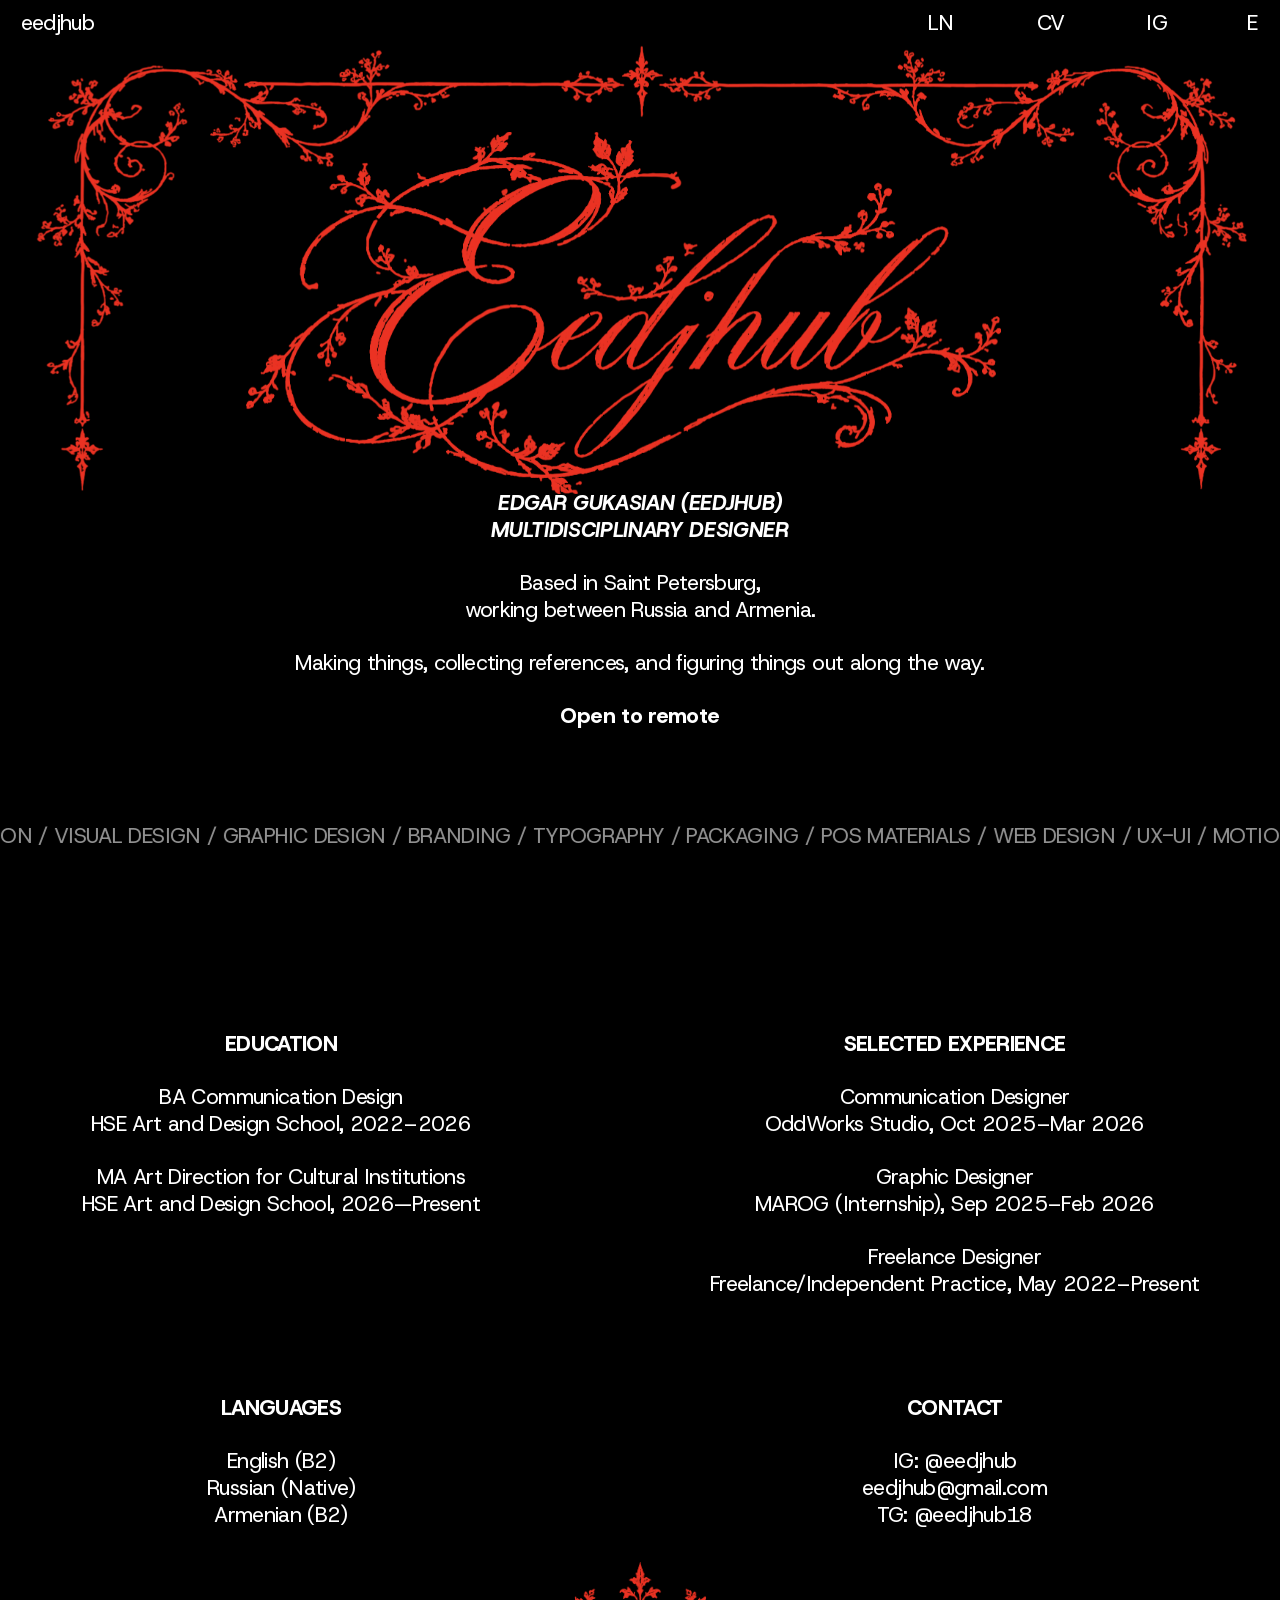
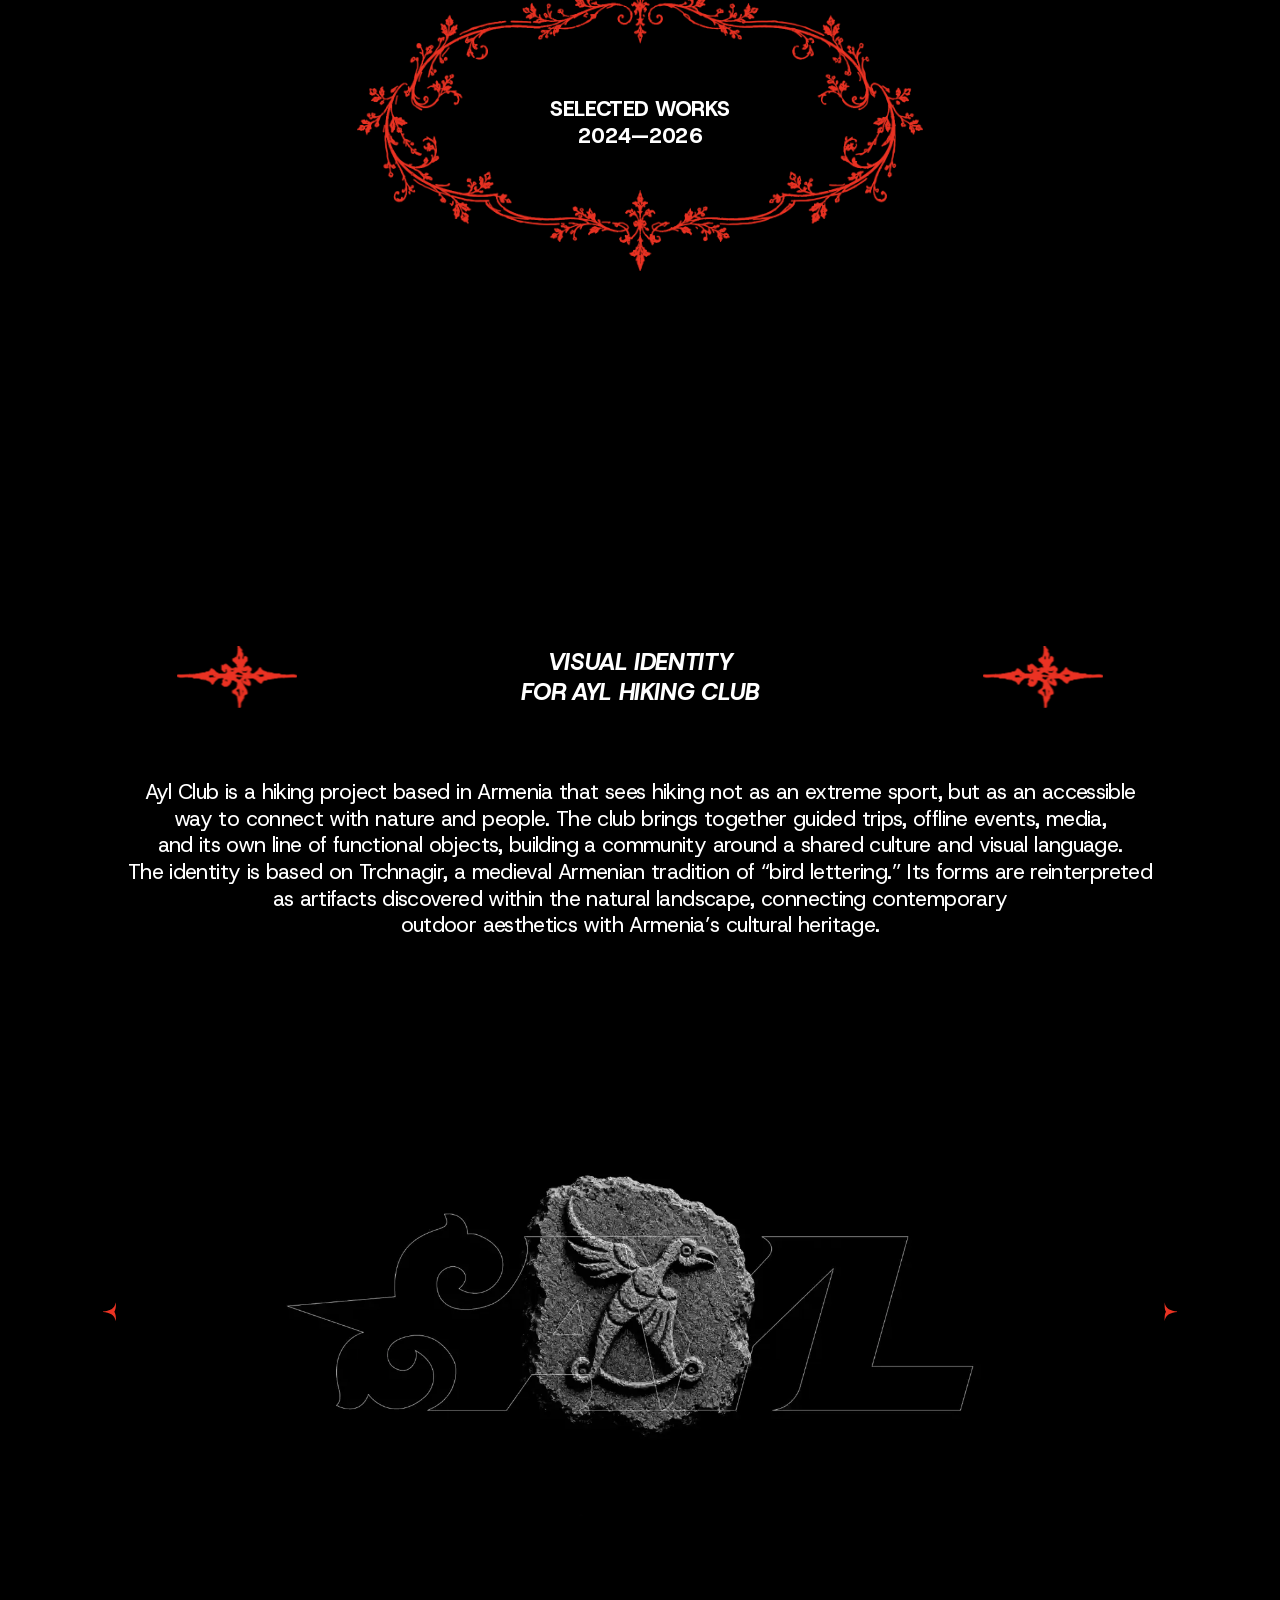
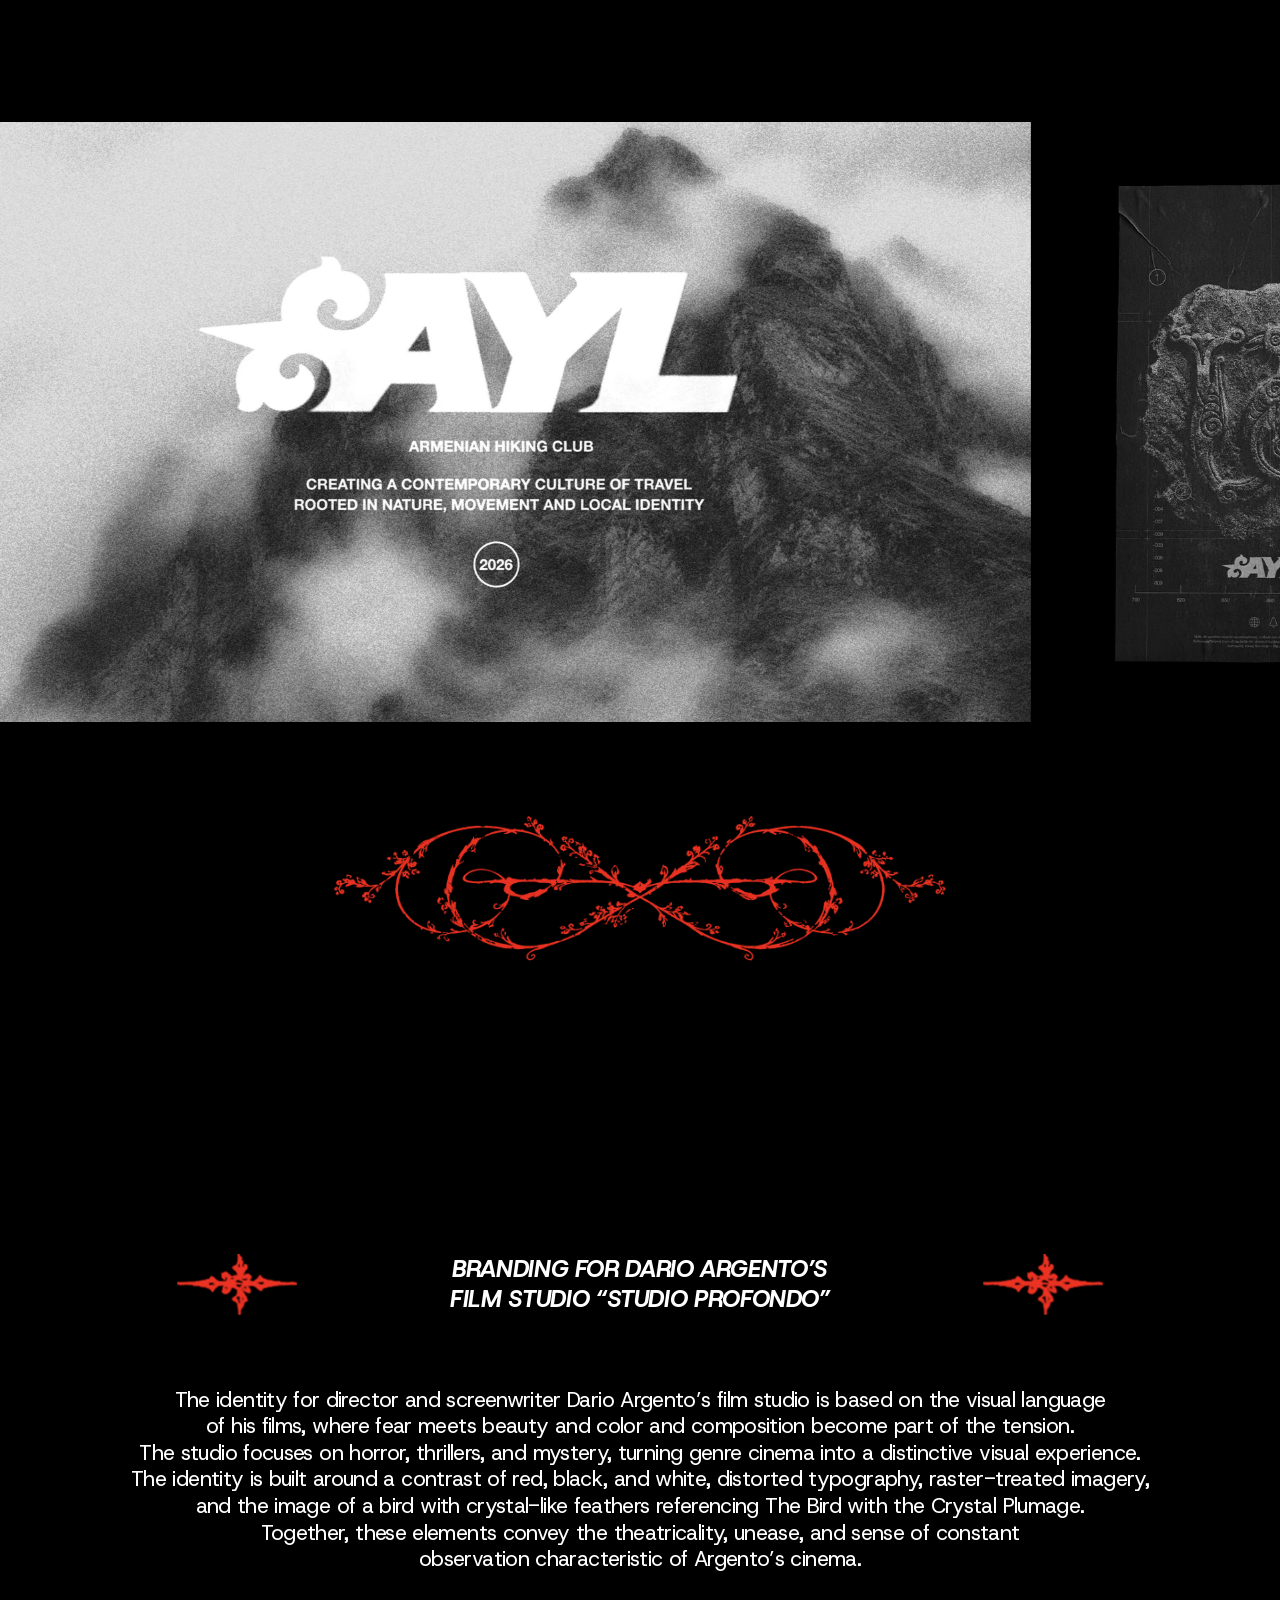
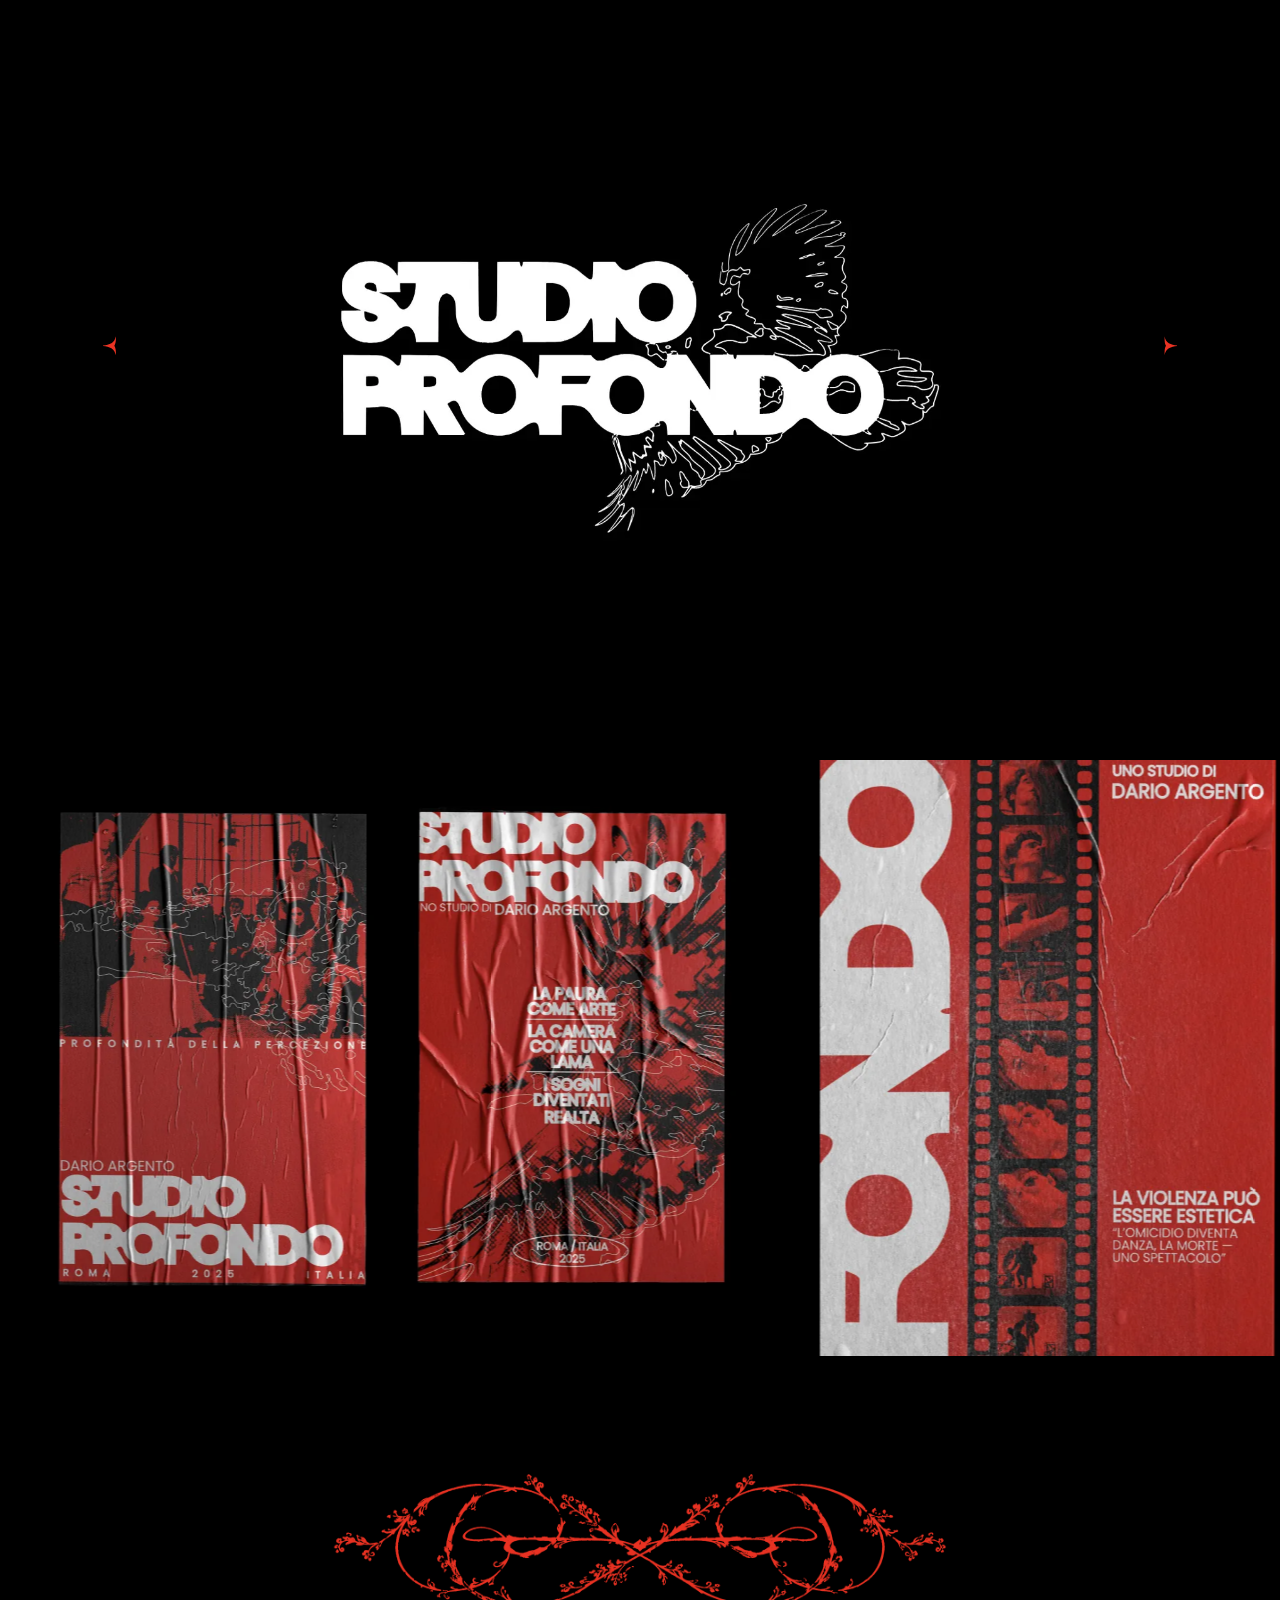
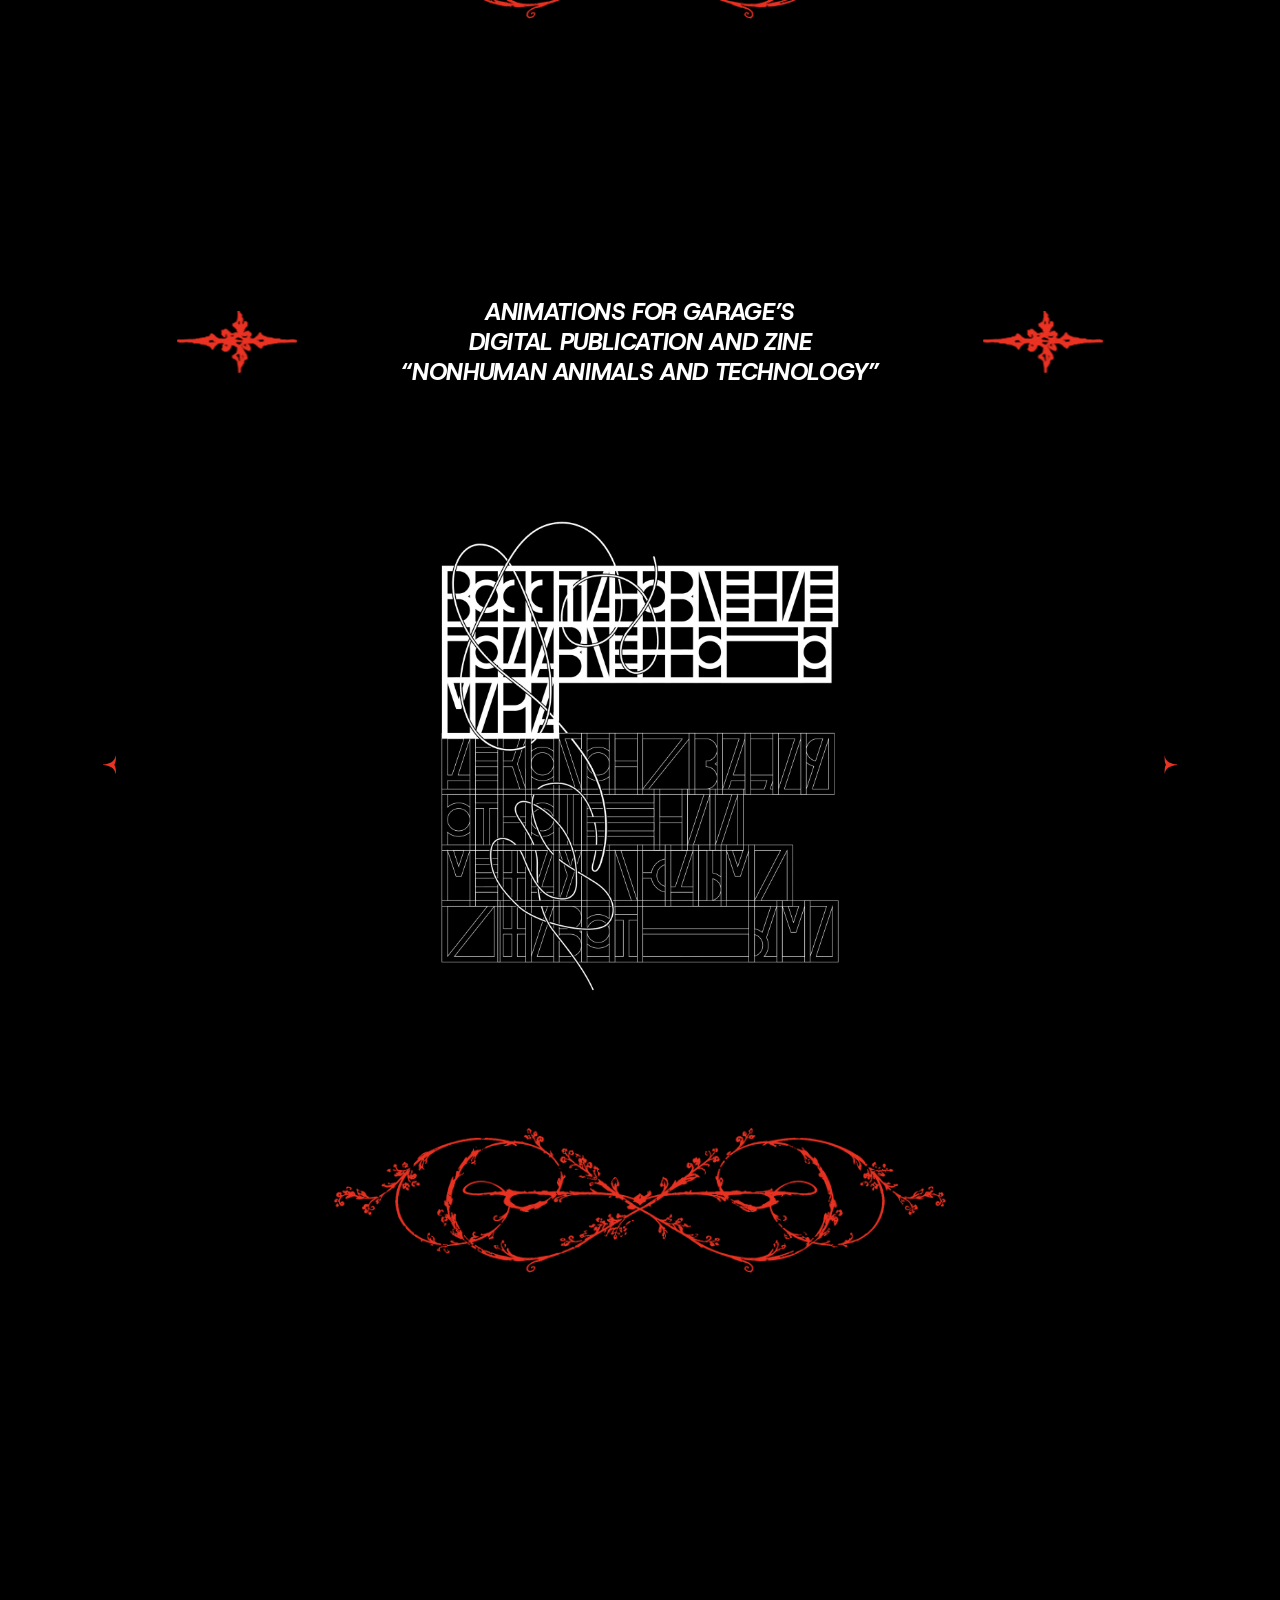
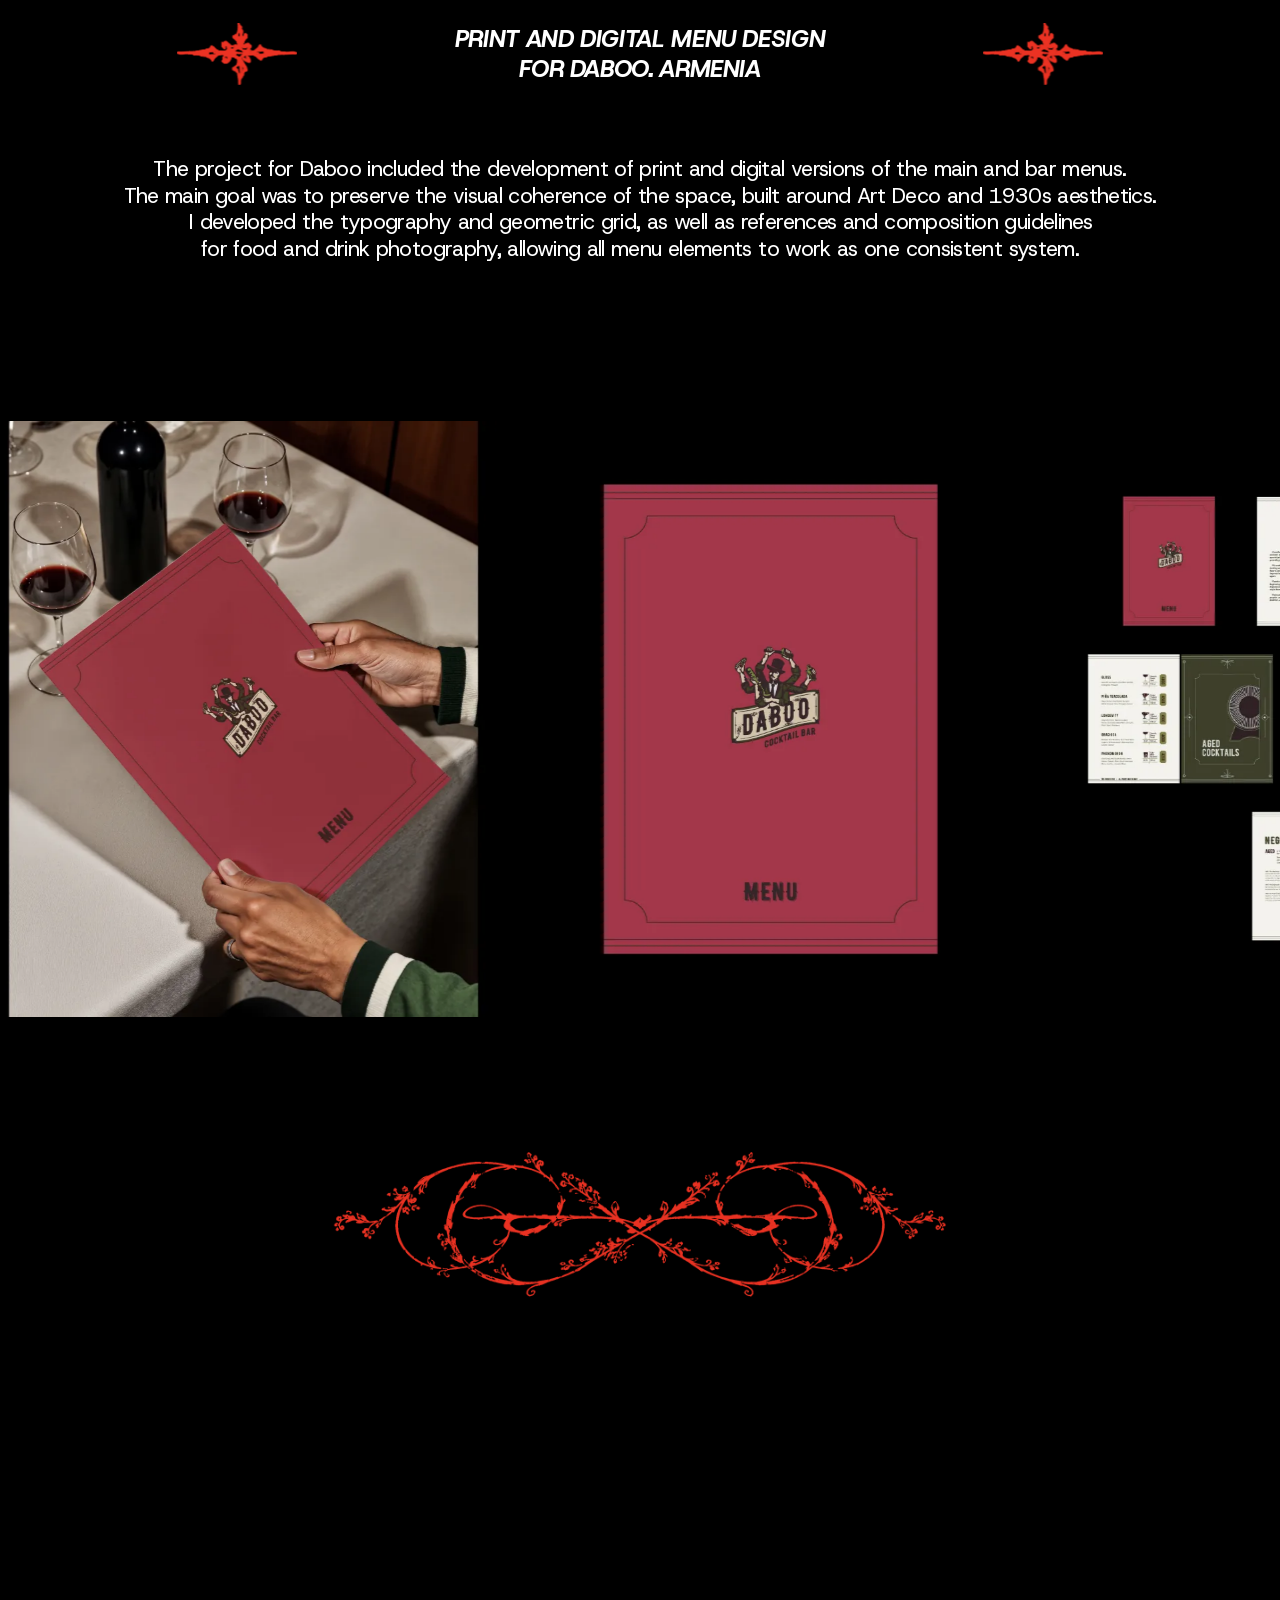
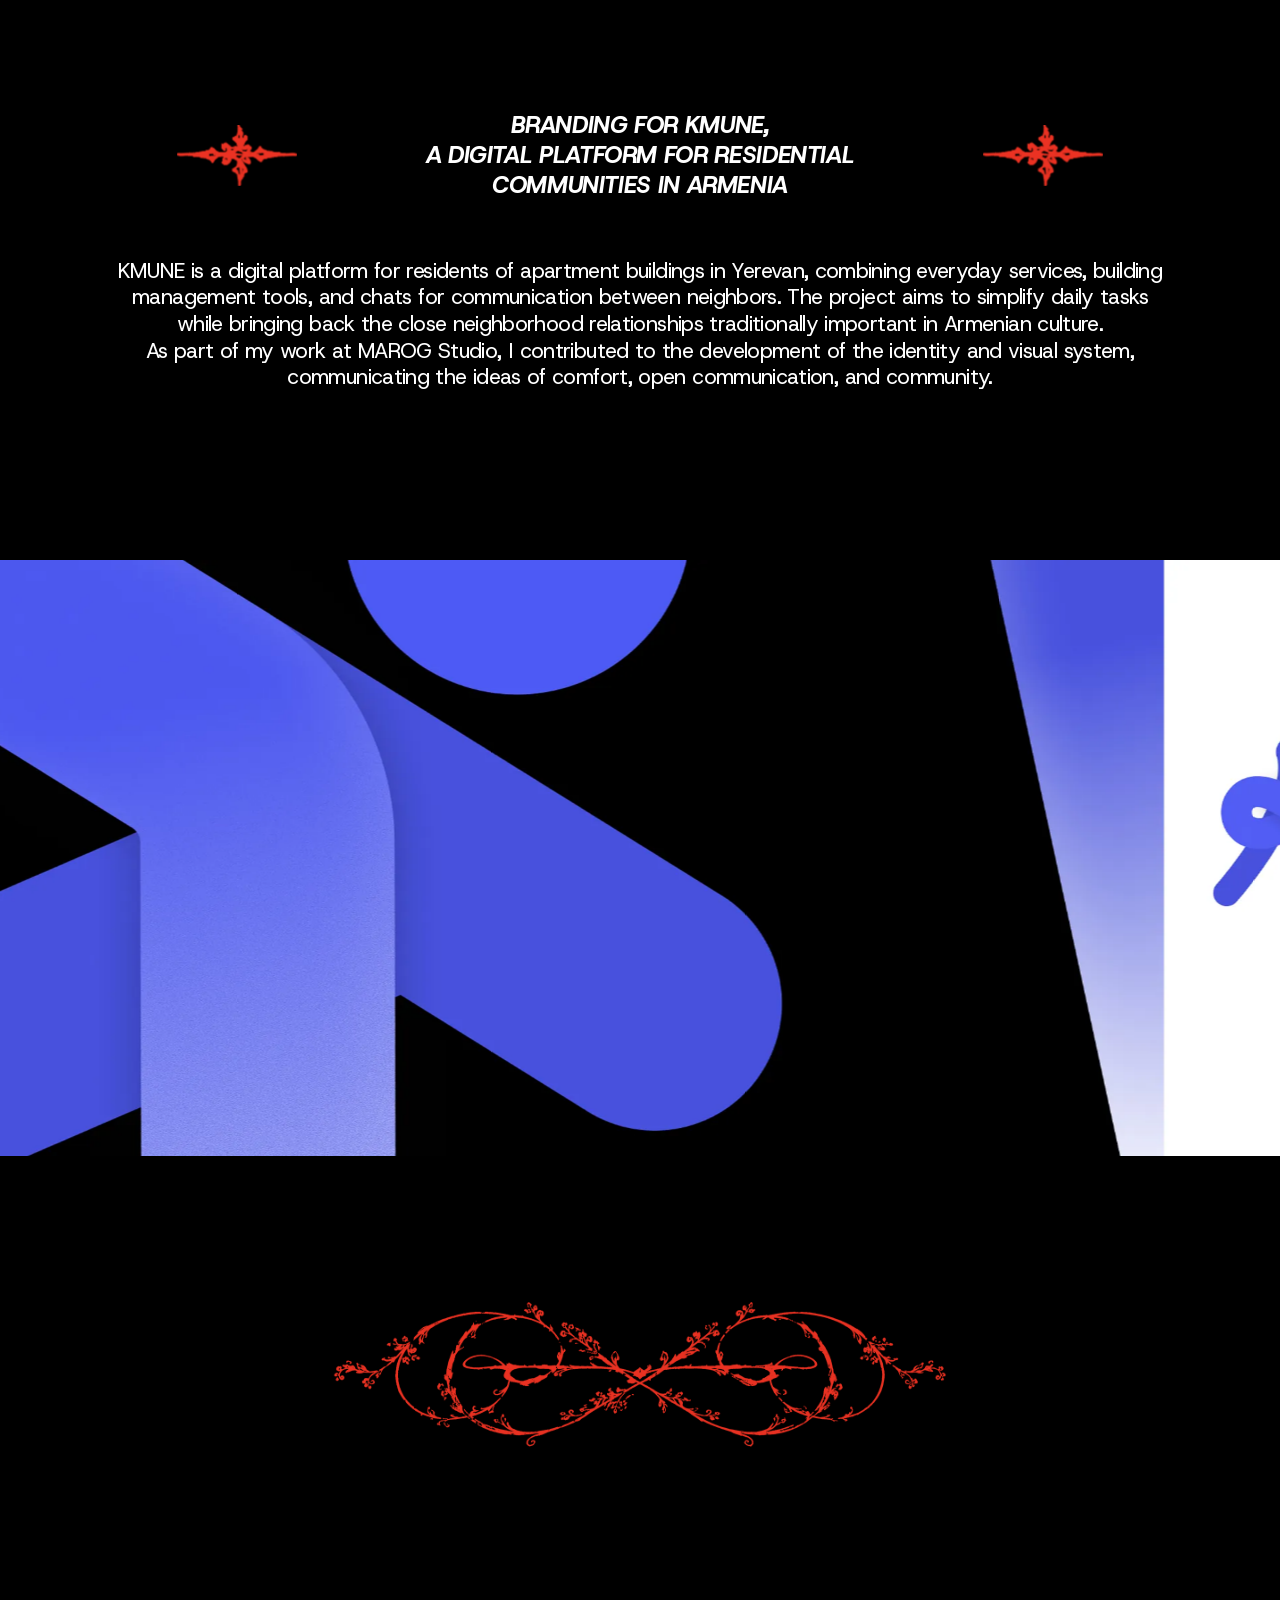
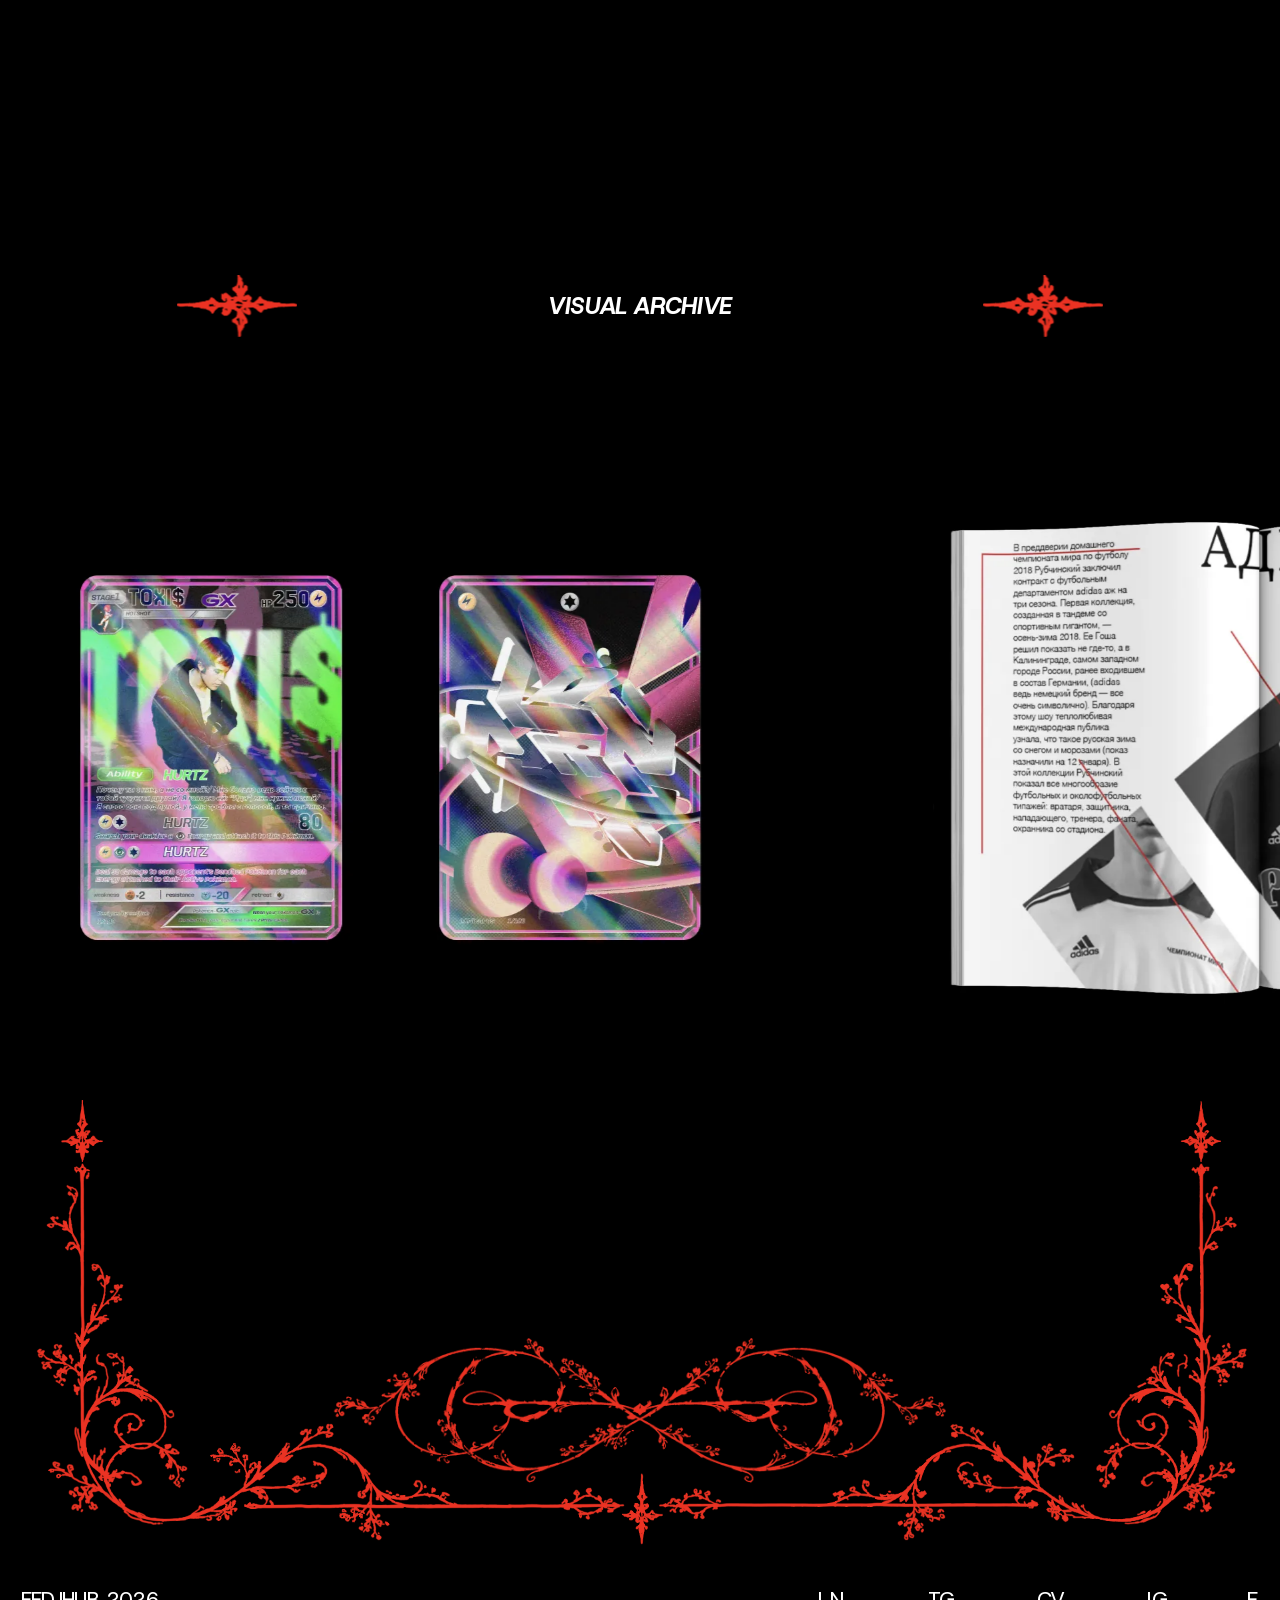
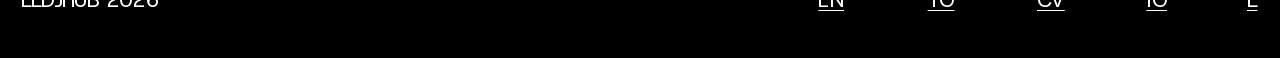
<file: index.html>
<!doctype html>
<html lang="en">
<head>
  <meta charset="utf-8">
  <meta name="viewport" content="width=device-width, initial-scale=1">
  <title>Edgar Gukasian — Multidisciplinary Designer</title>
  <meta name="description" content="Portfolio of Edgar Gukasian (eedjhub), multidisciplinary designer based in Saint Petersburg, working between Russia and Armenia.">
  <link rel="canonical" href="https://edgargukasian.com/">
  <meta name="theme-color" content="#000000">

  <!-- Link previews (Telegram, LinkedIn, WhatsApp, X) -->
  <meta property="og:type" content="website">
  <meta property="og:url" content="https://edgargukasian.com/">
  <meta property="og:site_name" content="eedjhub">
  <meta property="og:title" content="Edgar Gukasian — Multidisciplinary Designer">
  <meta property="og:description" content="Art direction, visual identity, motion and web design. Based in Saint Petersburg, working between Russia and Armenia.">
  <meta property="og:image" content="https://edgargukasian.com/assets/og.jpg">
  <meta property="og:image:width" content="1200">
  <meta property="og:image:height" content="630">
  <meta property="og:image:alt" content="Eedjhub lettering in a red ornamental frame">
  <meta name="twitter:card" content="summary_large_image">

  <!-- Who this site is about, for search engines -->
  <script type="application/ld+json">
  {
    "@context": "https://schema.org",
    "@type": "Person",
    "name": "Edgar Gukasian",
    "alternateName": ["eedjhub", "Эдгар Гукасян"],
    "jobTitle": "Multidisciplinary Designer",
    "description": "Multidisciplinary designer: art direction, visual identity, motion graphics and web design.",
    "url": "https://edgargukasian.com/",
    "image": "https://edgargukasian.com/assets/og.jpg",
    "email": "mailto:eedjhub@gmail.com",
    "address": { "@type": "PostalAddress", "addressLocality": "Saint Petersburg", "addressCountry": "RU" },
    "alumniOf": { "@type": "CollegeOrUniversity", "name": "HSE Art and Design School" },
    "knowsLanguage": ["en", "ru", "hy"],
    "sameAs": [
      "https://www.linkedin.com/in/edgar-gukasian-214b91375",
      "https://instagram.com/eedjhub",
      "https://t.me/eedjhub18",
      "https://www.behance.net/eedjhub"
    ]
  }
  </script>

  <link rel="icon" href="favicon.ico" sizes="32x32">
  <link rel="icon" href="assets/icon-192.png" type="image/png" sizes="192x192">
  <link rel="apple-touch-icon" href="assets/apple-touch-icon.png">

  <script>document.documentElement.classList.add('js');</script>
  <link rel="preload" href="fonts/host-grotesk-latin.woff2" as="font" type="font/woff2" crossorigin>
  <link rel="preload" href="fonts/host-grotesk-italic-latin.woff2" as="font" type="font/woff2" crossorigin>
  <link rel="stylesheet" href="css/style.css">
</head>
<body>
  <svg width="0" height="0" style="position:absolute" aria-hidden="true">
    <symbol id="arrow" viewBox="0 0 61 87">
      <path d="M0 42.5C30 40 54 30 58.5 0C60.5 15 58.5 33 52 43.5C58.5 54 60.5 72 58.5 87C54 57 30 47 0 44.5Z" fill="currentColor"/>
    </symbol>
  </svg>

  <div class="page" id="top">
    <header class="site-header" data-load>
      <a class="site-header__logo" href="#top">eedjhub</a>
      <nav class="nav" aria-label="Links">
        <a href="https://www.linkedin.com/in/edgar-gukasian-214b91375" target="_blank" rel="noopener" aria-label="LinkedIn">LN</a>
        <a href="assets/cv-en.pdf" target="_blank" rel="noopener">CV</a>
        <a href="https://instagram.com/eedjhub" target="_blank" rel="noopener" aria-label="Instagram">IG</a>
        <a href="mailto:eedjhub@gmail.com" aria-label="Email">E</a>
      </nav>
    </header>

    <img class="hero__frame" src="assets/frame.webp" alt="" width="1916" height="821" data-load>
    <img class="hero__logo" src="assets/eedjhub.webp" alt="Eedjhub" width="1030" height="493" data-load style="--i: 1">

    <main>
      <section class="intro">
        <h1 class="intro__name" data-load style="--i: 2">Edgar Gukasian (eedjhub)<br>Multidisciplinary Designer</h1>
        <p data-load style="--i: 3">Based in&nbsp;Saint Petersburg,<br>working between&nbsp;Russia and&nbsp;Armenia.</p>
        <p data-load style="--i: 4">Making things, collecting references, and&nbsp;figuring things out along the&nbsp;way.</p>
        <p class="intro__status" data-load style="--i: 5">Open to&nbsp;remote</p>
      </section>

      <div class="marquee marquee--skills" data-speed="140" aria-label="Skills: Art Direction, Visual Design, Graphic Design, Branding, Typography, Packaging, POS Materials, Web Design, UX-UI, Motion Graphics, 2D–3D, Visual Research, Generative Design, Social Media, Prototyping, Identity" data-load style="--i: 6">
        <div class="marquee__track" aria-hidden="true">
          <span class="marquee__group">ART DIRECTION / VISUAL DESIGN / GRAPHIC DESIGN / BRANDING / TYPOGRAPHY / PACKAGING / POS MATERIALS / WEB DESIGN / UX-UI / MOTION GRAPHICS / 2D–3D / VISUAL RESEARCH / GENERATIVE DESIGN / SOCIAL MEDIA / PROTOTYPING / IDENTITY /&nbsp;</span>
          <span class="marquee__group">ART DIRECTION / VISUAL DESIGN / GRAPHIC DESIGN / BRANDING / TYPOGRAPHY / PACKAGING / POS MATERIALS / WEB DESIGN / UX-UI / MOTION GRAPHICS / 2D–3D / VISUAL RESEARCH / GENERATIVE DESIGN / SOCIAL MEDIA / PROTOTYPING / IDENTITY /&nbsp;</span>
        </div>
      </div>

      <section class="info" data-reveal>
        <div>
          <h2>Education</h2>
          <p>BA Communication Design<br>HSE Art and&nbsp;Design School, <span class="nw">2022–2026</span></p>
          <p>MA Art Direction for&nbsp;Cultural Institutions<br>HSE Art and&nbsp;Design School, <span class="nw">2026—Present</span></p>
        </div>
        <div>
          <h2>Selected Experience</h2>
          <p>Communication Designer<br>OddWorks Studio, <span class="nw">Oct 2025–Mar 2026</span></p>
          <p>Graphic Designer<br>MAROG (Internship), <span class="nw">Sep 2025–Feb 2026</span></p>
          <p>Freelance Designer<br>Freelance/Independent Practice, <span class="nw">May 2022–Present</span></p>
        </div>
        <div>
          <h2>Languages</h2>
          <p>English (B2)<br>Russian (Native)<br>Armenian (B2)</p>
        </div>
        <div>
          <h2>Contact</h2>
          <p>
            <a href="https://instagram.com/eedjhub" target="_blank" rel="noopener">IG: @eedjhub</a><br>
            <a href="mailto:eedjhub@gmail.com">eedjhub@gmail.com</a><br>
            <a href="https://t.me/eedjhub18" target="_blank" rel="noopener">TG: @eedjhub18</a>
          </p>
        </div>
      </section>

      <div class="works-title" data-reveal="fade">
        <img src="assets/oval.webp" alt="" width="1288" height="702" loading="lazy">
        <h2>Selected Works<br><span class="nw">2024—2026</span></h2>
      </div>

      <!-- Vertical gaps (--mt) come from the Figma frame, in design px -->
      <article class="project">
        <header class="project__head" style="--mt: 563" data-reveal>
          <img src="assets/cross.webp" alt="" width="481" height="247" loading="lazy">
          <h3>Visual Identity<br class="lb"> for&nbsp;AYL Hiking Club</h3>
          <img src="assets/cross.webp" alt="" width="481" height="247" loading="lazy">
        </header>
        <p class="project__text" style="--mt: 107" data-reveal>Ayl Club is a&nbsp;hiking project based in&nbsp;Armenia that&nbsp;sees hiking not&nbsp;as&nbsp;an&nbsp;extreme sport, but&nbsp;as&nbsp;an&nbsp;accessible<br class="lb"> way to&nbsp;connect with&nbsp;nature and&nbsp;people. The&nbsp;club brings together guided trips, offline events, media,<br class="lb"> and&nbsp;its&nbsp;own line of&nbsp;functional objects, building a&nbsp;community around&nbsp;a&nbsp;shared culture and&nbsp;visual language.<br class="lb"> The&nbsp;identity is based on&nbsp;Trchnagir, a&nbsp;medieval Armenian tradition of&nbsp;“bird lettering.” Its&nbsp;forms are reinterpreted<br class="lb"> as&nbsp;artifacts discovered within&nbsp;the&nbsp;natural landscape, connecting contemporary<br class="lb"> outdoor aesthetics with&nbsp;Armenia’s cultural heritage.</p>
        <div class="slider" style="--mt: 187" data-slider data-reveal aria-roledescription="carousel" aria-label="AYL Hiking Club: motion">
          <button class="slider__arrow slider__arrow--prev" type="button" aria-label="Previous slide"><svg viewBox="0 0 61 87"><use href="#arrow"/></svg></button>
          <div class="slider__viewport">
            <div class="slider__track">
              <div class="slider__slide">
                <video src="assets/motion/ayl-1.mp4" poster="assets/motion/ayl-1.webp" muted loop playsinline preload="metadata" aria-label="AYL Hiking Club, motion 1 of 4"></video>
              </div>
              <div class="slider__slide">
                <video src="assets/motion/ayl-2.mp4" poster="assets/motion/ayl-2.webp" muted loop playsinline preload="none" aria-label="AYL Hiking Club, motion 2 of 4"></video>
              </div>
              <div class="slider__slide">
                <video src="assets/motion/ayl-3.mp4" poster="assets/motion/ayl-3.webp" muted loop playsinline preload="none" aria-label="AYL Hiking Club, motion 3 of 4"></video>
              </div>
              <div class="slider__slide">
                <video src="assets/motion/ayl-4.mp4" poster="assets/motion/ayl-4.webp" muted loop playsinline preload="none" aria-label="AYL Hiking Club, motion 4 of 4"></video>
              </div>
            </div>
          </div>
          <button class="slider__arrow slider__arrow--next" type="button" aria-label="Next slide"><svg viewBox="0 0 61 87"><use href="#arrow"/></svg></button>
        </div>
        <div class="marquee marquee--strip" style="--mt: 244; --strip-h: 900" data-speed="210" role="img" aria-label="AYL Hiking Club: identity, merch and photography">
          <div class="marquee__track">
            <div class="marquee__group">
            <img src="assets/works/aylclubline-1.webp" alt="" width="4000" height="900" loading="lazy" decoding="async" draggable="false">
            <img src="assets/works/aylclubline-2.webp" alt="" width="4000" height="900" loading="lazy" decoding="async" draggable="false">
            <img src="assets/works/aylclubline-3.webp" alt="" width="4000" height="900" loading="lazy" decoding="async" draggable="false">
            <img src="assets/works/aylclubline-4.webp" alt="" width="4000" height="900" loading="lazy" decoding="async" draggable="false">
            <img src="assets/works/aylclubline-5.webp" alt="" width="4000" height="900" loading="lazy" decoding="async" draggable="false">
            <img src="assets/works/aylclubline-6.webp" alt="" width="2464" height="900" loading="lazy" decoding="async" draggable="false">
            </div>
            <div class="marquee__group" aria-hidden="true">
            <img src="assets/works/aylclubline-1.webp" alt="" width="4000" height="900" loading="lazy" decoding="async" draggable="false">
            <img src="assets/works/aylclubline-2.webp" alt="" width="4000" height="900" loading="lazy" decoding="async" draggable="false">
            <img src="assets/works/aylclubline-3.webp" alt="" width="4000" height="900" loading="lazy" decoding="async" draggable="false">
            <img src="assets/works/aylclubline-4.webp" alt="" width="4000" height="900" loading="lazy" decoding="async" draggable="false">
            <img src="assets/works/aylclubline-5.webp" alt="" width="4000" height="900" loading="lazy" decoding="async" draggable="false">
            <img src="assets/works/aylclubline-6.webp" alt="" width="2464" height="900" loading="lazy" decoding="async" draggable="false">
            </div>
          </div>
        </div>
      </article>

      <div class="separator" style="--mt: 141" aria-hidden="true">
        <img src="assets/infinity.webp" alt="" width="2172" height="394" loading="lazy" data-reveal="fade">
      </div>

      <article class="project">
        <header class="project__head" style="--mt: 392" data-reveal>
          <img src="assets/cross.webp" alt="" width="481" height="247" loading="lazy">
          <h3>Branding for&nbsp;Dario Argento’s<br class="lb"> film studio “Studio Profondo”</h3>
          <img src="assets/cross.webp" alt="" width="481" height="247" loading="lazy">
        </header>
        <p class="project__text" style="--mt: 107" data-reveal>The&nbsp;identity for&nbsp;director and&nbsp;screenwriter Dario Argento’s film studio is based on&nbsp;the&nbsp;visual language<br class="lb"> of&nbsp;his&nbsp;films, where&nbsp;fear meets beauty and&nbsp;color and&nbsp;composition become part of&nbsp;the&nbsp;tension.<br class="lb"> The&nbsp;studio focuses on&nbsp;horror, thrillers, and&nbsp;mystery, turning genre cinema into&nbsp;a&nbsp;distinctive visual experience.<br class="lb"> The&nbsp;identity is built around&nbsp;a&nbsp;contrast of&nbsp;red, black, and&nbsp;white, distorted typography, raster-treated imagery,<br class="lb"> and&nbsp;the&nbsp;image of&nbsp;a&nbsp;bird with&nbsp;crystal-like feathers referencing The&nbsp;Bird with&nbsp;the&nbsp;Crystal Plumage.<br class="lb"> Together, these&nbsp;elements convey the&nbsp;theatricality, unease, and&nbsp;sense of&nbsp;constant<br class="lb"> observation characteristic of&nbsp;Argento’s cinema.</p>
        <div class="slider" style="--mt: 187" data-slider data-reveal aria-roledescription="carousel" aria-label="Studio Profondo: motion">
          <button class="slider__arrow slider__arrow--prev" type="button" aria-label="Previous slide"><svg viewBox="0 0 61 87"><use href="#arrow"/></svg></button>
          <div class="slider__viewport">
            <div class="slider__track">
              <div class="slider__slide">
                <video src="assets/motion/profondo-1.mp4" poster="assets/motion/profondo-1.webp" muted loop playsinline preload="metadata" aria-label="Studio Profondo, motion 1 of 2"></video>
              </div>
              <div class="slider__slide">
                <video src="assets/motion/profondo-2.mp4" poster="assets/motion/profondo-2.webp" muted loop playsinline preload="none" aria-label="Studio Profondo, motion 2 of 2"></video>
              </div>
            </div>
          </div>
          <button class="slider__arrow slider__arrow--next" type="button" aria-label="Next slide"><svg viewBox="0 0 61 87"><use href="#arrow"/></svg></button>
        </div>
        <div class="marquee marquee--strip" style="--mt: 247; --strip-h: 894" data-speed="210" role="img" aria-label="Studio Profondo: posters, print and branding">
          <div class="marquee__track">
            <div class="marquee__group">
            <img src="assets/works/profondorossoline-1.webp" alt="" width="4000" height="894" loading="lazy" decoding="async" draggable="false">
            <img src="assets/works/profondorossoline-2.webp" alt="" width="4000" height="894" loading="lazy" decoding="async" draggable="false">
            <img src="assets/works/profondorossoline-3.webp" alt="" width="3727" height="894" loading="lazy" decoding="async" draggable="false">
            </div>
            <div class="marquee__group" aria-hidden="true">
            <img src="assets/works/profondorossoline-1.webp" alt="" width="4000" height="894" loading="lazy" decoding="async" draggable="false">
            <img src="assets/works/profondorossoline-2.webp" alt="" width="4000" height="894" loading="lazy" decoding="async" draggable="false">
            <img src="assets/works/profondorossoline-3.webp" alt="" width="3727" height="894" loading="lazy" decoding="async" draggable="false">
            </div>
          </div>
        </div>
      </article>

      <div class="separator" style="--mt: 173" aria-hidden="true">
        <img src="assets/infinity.webp" alt="" width="2172" height="394" loading="lazy" data-reveal="fade">
      </div>

      <article class="project">
        <header class="project__head" style="--mt: 371" data-reveal>
          <img src="assets/cross.webp" alt="" width="481" height="247" loading="lazy">
          <h3>Animations for&nbsp;Garage’s<br class="lb"> digital publication and&nbsp;zine<br class="lb"> “Nonhuman Animals and&nbsp;Technology”</h3>
          <img src="assets/cross.webp" alt="" width="481" height="247" loading="lazy">
        </header>
        <div class="slider" style="--mt: 194" data-slider data-reveal aria-roledescription="carousel" aria-label="Garage animations: motion">
          <button class="slider__arrow slider__arrow--prev" type="button" aria-label="Previous slide"><svg viewBox="0 0 61 87"><use href="#arrow"/></svg></button>
          <div class="slider__viewport">
            <div class="slider__track">
              <div class="slider__slide slider__slide--contain">
                <video src="assets/motion/garage-1.mp4" poster="assets/motion/garage-1.webp" muted loop playsinline preload="metadata" aria-label="Garage animations, motion 1 of 5"></video>
              </div>
              <div class="slider__slide slider__slide--contain">
                <video src="assets/motion/garage-2.mp4" poster="assets/motion/garage-2.webp" muted loop playsinline preload="none" aria-label="Garage animations, motion 2 of 5"></video>
              </div>
              <div class="slider__slide slider__slide--contain">
                <video src="assets/motion/garage-3.mp4" poster="assets/motion/garage-3.webp" muted loop playsinline preload="none" aria-label="Garage animations, motion 3 of 5"></video>
              </div>
              <div class="slider__slide slider__slide--contain">
                <video src="assets/motion/garage-4.mp4" poster="assets/motion/garage-4.webp" muted loop playsinline preload="none" aria-label="Garage animations, motion 4 of 5"></video>
              </div>
              <div class="slider__slide slider__slide--contain">
                <video src="assets/motion/garage-5.mp4" poster="assets/motion/garage-5.webp" muted loop playsinline preload="none" aria-label="Garage animations, motion 5 of 5"></video>
              </div>
            </div>
          </div>
          <button class="slider__arrow slider__arrow--next" type="button" aria-label="Next slide"><svg viewBox="0 0 61 87"><use href="#arrow"/></svg></button>
        </div>
      </article>

      <div class="separator" style="--mt: 174" aria-hidden="true">
        <img src="assets/infinity.webp" alt="" width="2172" height="394" loading="lazy" data-reveal="fade">
      </div>

      <article class="project">
        <header class="project__head" style="--mt: 478" data-reveal>
          <img src="assets/cross.webp" alt="" width="481" height="247" loading="lazy">
          <h3>Print and&nbsp;digital menu design<br class="lb"> for&nbsp;Daboo. Armenia</h3>
          <img src="assets/cross.webp" alt="" width="481" height="247" loading="lazy">
        </header>
        <p class="project__text" style="--mt: 107" data-reveal>The&nbsp;project for&nbsp;Daboo included the&nbsp;development of&nbsp;print and&nbsp;digital versions of&nbsp;the&nbsp;main and&nbsp;bar menus.<br class="lb"> The&nbsp;main goal was to&nbsp;preserve the&nbsp;visual coherence of&nbsp;the&nbsp;space, built around&nbsp;Art Deco and&nbsp;1930s aesthetics.<br class="lb"> I&nbsp;developed the&nbsp;typography and&nbsp;geometric grid, as&nbsp;well as&nbsp;references and&nbsp;composition guidelines<br class="lb"> for&nbsp;food and&nbsp;drink photography, allowing all menu elements to&nbsp;work as&nbsp;one consistent system.</p>
        <div class="marquee marquee--strip" style="--mt: 235; --strip-h: 894" data-speed="210" role="img" aria-label="Daboo: print and digital menus">
          <div class="marquee__track">
            <div class="marquee__group">
            <img src="assets/works/dabooline-1.webp" alt="" width="4000" height="894" loading="lazy" decoding="async" draggable="false">
            <img src="assets/works/dabooline-2.webp" alt="" width="4000" height="894" loading="lazy" decoding="async" draggable="false">
            <img src="assets/works/dabooline-3.webp" alt="" width="1494" height="894" loading="lazy" decoding="async" draggable="false">
            </div>
            <div class="marquee__group" aria-hidden="true">
            <img src="assets/works/dabooline-1.webp" alt="" width="4000" height="894" loading="lazy" decoding="async" draggable="false">
            <img src="assets/works/dabooline-2.webp" alt="" width="4000" height="894" loading="lazy" decoding="async" draggable="false">
            <img src="assets/works/dabooline-3.webp" alt="" width="1494" height="894" loading="lazy" decoding="async" draggable="false">
            </div>
          </div>
        </div>
      </article>

      <div class="separator" style="--mt: 199" aria-hidden="true">
        <img src="assets/infinity.webp" alt="" width="2172" height="394" loading="lazy" data-reveal="fade">
      </div>

      <article class="project">
        <header class="project__head" style="--mt: 574" data-reveal>
          <img src="assets/cross.webp" alt="" width="481" height="247" loading="lazy">
          <h3>Branding for&nbsp;KMUNE,<br class="lb"> a&nbsp;digital platform for&nbsp;residential<br class="lb"> communities in&nbsp;Armenia</h3>
          <img src="assets/cross.webp" alt="" width="481" height="247" loading="lazy">
        </header>
        <p class="project__text" style="--mt: 86" data-reveal>KMUNE is a&nbsp;digital platform for&nbsp;residents of&nbsp;apartment buildings in&nbsp;Yerevan, combining everyday services, building<br class="lb"> management tools, and&nbsp;chats for&nbsp;communication between&nbsp;neighbors. The&nbsp;project aims to&nbsp;simplify daily tasks<br class="lb"> while&nbsp;bringing back the&nbsp;close neighborhood relationships traditionally important in&nbsp;Armenian culture.<br class="lb"> As&nbsp;part of&nbsp;my&nbsp;work at&nbsp;MAROG Studio, I&nbsp;contributed to&nbsp;the&nbsp;development of&nbsp;the&nbsp;identity and&nbsp;visual system,<br class="lb"> communicating the&nbsp;ideas of&nbsp;comfort, open communication, and&nbsp;community.</p>
        <div class="marquee marquee--strip" style="--mt: 250; --strip-h: 894" data-speed="210" role="img" aria-label="KMUNE: logo, app and brand imagery">
          <div class="marquee__track">
            <div class="marquee__group">
            <img src="assets/works/kmuneline-1.webp" alt="" width="4000" height="894" loading="lazy" decoding="async" draggable="false">
            <img src="assets/works/kmuneline-2.webp" alt="" width="2086" height="894" loading="lazy" decoding="async" draggable="false">
            </div>
            <div class="marquee__group" aria-hidden="true">
            <img src="assets/works/kmuneline-1.webp" alt="" width="4000" height="894" loading="lazy" decoding="async" draggable="false">
            <img src="assets/works/kmuneline-2.webp" alt="" width="2086" height="894" loading="lazy" decoding="async" draggable="false">
            </div>
          </div>
        </div>
      </article>

      <div class="separator" style="--mt: 217" aria-hidden="true">
        <img src="assets/infinity.webp" alt="" width="2172" height="394" loading="lazy" data-reveal="fade">
      </div>

      <article class="project">
        <header class="project__head" style="--mt: 595" data-reveal>
          <img src="assets/cross.webp" alt="" width="481" height="247" loading="lazy">
          <h3>Visual Archive</h3>
          <img src="assets/cross.webp" alt="" width="481" height="247" loading="lazy">
        </header>
        <div class="marquee marquee--strip" style="--mt: 182; --strip-h: 894" data-speed="210" role="img" aria-label="Visual Archive: posters and editorial design">
          <div class="marquee__track">
            <div class="marquee__group">
            <img src="assets/works/archiveline-1.webp" alt="" width="4000" height="894" loading="lazy" decoding="async" draggable="false">
            <img src="assets/works/archiveline-2.webp" alt="" width="4000" height="894" loading="lazy" decoding="async" draggable="false">
            <img src="assets/works/archiveline-3.webp" alt="" width="2059" height="894" loading="lazy" decoding="async" draggable="false">
            </div>
            <div class="marquee__group" aria-hidden="true">
            <img src="assets/works/archiveline-1.webp" alt="" width="4000" height="894" loading="lazy" decoding="async" draggable="false">
            <img src="assets/works/archiveline-2.webp" alt="" width="4000" height="894" loading="lazy" decoding="async" draggable="false">
            <img src="assets/works/archiveline-3.webp" alt="" width="2059" height="894" loading="lazy" decoding="async" draggable="false">
            </div>
          </div>
        </div>
      </article>
    </main>

    <div class="finale">
      <img class="finale__frame" src="assets/frame.webp" alt="" width="1916" height="821" loading="lazy" data-reveal="fade">
      <img class="finale__ornament" src="assets/infinity.webp" alt="" width="2172" height="394" loading="lazy" data-reveal="fade">
    </div>

    <footer class="site-footer">
      <span>EEDJHUB 2026</span>
      <nav class="nav nav--footer" aria-label="Links">
        <a href="https://www.linkedin.com/in/edgar-gukasian-214b91375" target="_blank" rel="noopener" aria-label="LinkedIn">LN</a>
        <a href="https://t.me/eedjhub18" target="_blank" rel="noopener" aria-label="Telegram">TG</a>
        <a href="assets/cv-en.pdf" target="_blank" rel="noopener">CV</a>
        <a href="https://instagram.com/eedjhub" target="_blank" rel="noopener" aria-label="Instagram">IG</a>
        <a href="mailto:eedjhub@gmail.com" aria-label="Email">E</a>
      </nav>
    </footer>
  </div>

  <script src="js/main.js" defer></script>
</body>
</html>
</file>
<file: css/style.css>
/* Host Grotesk, self-hosted (SIL OFL, see fonts/OFL.txt). Variable font: one file covers 400–800. */
@font-face {
  font-family: "Host Grotesk";
  font-style: normal;
  font-weight: 400 800;
  font-display: swap;
  src: url("../fonts/host-grotesk-latin.woff2") format("woff2");
  unicode-range: U+0000-00FF, U+0131, U+0152-0153, U+02BB-02BC, U+02C6, U+02DA, U+02DC, U+0304, U+0308, U+0329, U+2000-206F, U+20AC, U+2122, U+2191, U+2193, U+2212, U+2215, U+FEFF, U+FFFD;
}

@font-face {
  font-family: "Host Grotesk";
  font-style: normal;
  font-weight: 400 800;
  font-display: swap;
  src: url("../fonts/host-grotesk-latin-ext.woff2") format("woff2");
  unicode-range: U+0100-02BA, U+02BD-02C5, U+02C7-02CC, U+02CE-02D7, U+02DD-02FF, U+0304, U+0308, U+0329, U+1D00-1DBF, U+1E00-1E9F, U+1EF2-1EFF, U+2020, U+20A0-20AB, U+20AD-20C4, U+2113, U+2C60-2C7F, U+A720-A7FF;
}

@font-face {
  font-family: "Host Grotesk";
  font-style: italic;
  font-weight: 400 800;
  font-display: swap;
  src: url("../fonts/host-grotesk-italic-latin.woff2") format("woff2");
  unicode-range: U+0000-00FF, U+0131, U+0152-0153, U+02BB-02BC, U+02C6, U+02DA, U+02DC, U+0304, U+0308, U+0329, U+2000-206F, U+20AC, U+2122, U+2191, U+2193, U+2212, U+2215, U+FEFF, U+FFFD;
}

@font-face {
  font-family: "Host Grotesk";
  font-style: italic;
  font-weight: 400 800;
  font-display: swap;
  src: url("../fonts/host-grotesk-italic-latin-ext.woff2") format("woff2");
  unicode-range: U+0100-02BA, U+02BD-02C5, U+02C7-02CC, U+02CE-02D7, U+02DD-02FF, U+0304, U+0308, U+0329, U+1D00-1DBF, U+1E00-1E9F, U+1EF2-1EFF, U+2020, U+20A0-20AB, U+20AD-20C4, U+2113, U+2C60-2C7F, U+A720-A7FF;
}

/* Design is drawn on a 1920px frame. 1 design px = 1 --u, capped at a 1920px viewport. */
:root {
  --bg: #000;
  --fg: #fff;
  --accent: #ea3323;
  color-scheme: dark;
  --ease: cubic-bezier(0.22, 1, 0.36, 1);

  --u: calc(min(100vw, 1920px) / 1920);
  --fs-body: max(calc(32 * var(--u)), 12px);
  --fs-title: max(calc(36 * var(--u)), 13.5px);
  /* hero (frame, lettering, intro) starts below the header links with a visible gap;
     50u is where the frame's top line sits in the Figma frame */
  --header-pad: calc(14 * var(--u));
  --hero-shift: max(0px, calc(var(--header-pad) + 1.34 * var(--fs-body) + max(calc(16 * var(--u)), 12px) - 50 * var(--u)));
  --gutter: max(calc(31 * var(--u)), 16px);
}

*,
*::before,
*::after {
  box-sizing: border-box;
}

html {
  background: var(--bg);
  overscroll-behavior-x: none;
  /* stop phone browsers from enlarging text in wide blocks (the skills line is thousands of px wide) */
  -webkit-text-size-adjust: 100%;
  text-size-adjust: 100%;
}

body {
  margin: 0;
  background: var(--bg);
  color: var(--fg);
  font-family: "Host Grotesk", system-ui, sans-serif;
  font-size: var(--fs-body);
  line-height: 1.25;
  letter-spacing: -0.03em;
  -webkit-font-smoothing: antialiased;
  overflow-x: hidden;
}

img {
  display: block;
  max-width: none;
  height: auto;
}

a {
  color: inherit;
  text-decoration: none;
}

a:hover {
  opacity: 0.6;
}

a:focus-visible,
button:focus-visible {
  outline: 1px solid var(--fg);
  outline-offset: 4px;
}

h1,
h2,
h3,
p {
  margin: 0;
  font-size: inherit;
  line-height: inherit;
}

/* Date ranges never break across lines */
.nw {
  white-space: nowrap;
}

.page {
  position: relative;
  width: min(100%, 1920px);
  margin: 0 auto;
  padding-bottom: calc(67 * var(--u));
}

/* Header and footer links: item widths follow the Figma spacing */
.site-header {
  position: absolute;
  inset: 0 0 auto;
  z-index: 3;
  display: flex;
  justify-content: space-between;
  padding: var(--header-pad) calc(34 * var(--u)) 0 var(--gutter);
  line-height: 1.34;
}

.nav {
  display: flex;
}

.nav a {
  width: calc(164 * var(--u));
}

.nav a:nth-last-child(2) {
  width: calc(151 * var(--u));
}

.nav a:last-child {
  width: auto;
}

.site-footer {
  display: flex;
  justify-content: space-between;
  padding: 0 calc(34 * var(--u)) 0 var(--gutter);
}

.nav--footer a {
  text-decoration: underline;
  text-decoration-thickness: max(calc(2 * var(--u)), 1px);
  text-underline-offset: 0.12em;
}

/* Hero: ornament frame and lettering sit behind the intro text */
.hero__frame,
.hero__logo {
  position: absolute;
  z-index: 1;
  pointer-events: none;
}

.hero__frame {
  top: calc(-40 * var(--u) + var(--hero-shift));
  left: calc(4 * var(--u));
  width: calc(1916 * var(--u));
}

.hero__logo {
  top: calc(172.8 * var(--u) + var(--hero-shift));
  left: calc(368.4 * var(--u));
  width: calc(1133 * var(--u));
}

.intro {
  position: relative;
  z-index: 2;
  padding: calc(710 * var(--u) + var(--hero-shift)) var(--gutter) 0;
  text-align: center;
  text-wrap: balance;
}

.intro__name {
  font-weight: 800;
  font-style: italic;
  letter-spacing: -0.015em;
  text-transform: uppercase;
}

.intro p {
  margin-top: 1.25em;
}

.intro__status {
  font-weight: 800;
}

/* Marquees: skills line and project strips. Two identical groups; main.js moves the track */
.marquee {
  width: 100vw;
  margin-left: calc(50% - 50vw);
  overflow: hidden;
}

.marquee__track {
  display: flex;
  width: max-content;
  will-change: transform;
}

.marquee__group {
  display: flex;
  flex-shrink: 0;
}

.marquee--skills {
  margin-top: calc(136 * var(--u));
  line-height: 1.5; /* keeps the 48px row from the design at body text size */
  white-space: nowrap;
  opacity: 0.57;
}

.marquee--strip {
  display: flex;
  align-items: center;
  height: calc(900 * var(--u));
  cursor: grab;
  user-select: none;
  -webkit-user-select: none;
  touch-action: pan-y;
}

.marquee--strip.is-dragging {
  cursor: grabbing;
}

.marquee--strip img {
  width: auto;
  height: calc(var(--strip-h) * var(--u));
  -webkit-user-drag: none;
  pointer-events: none;
}

/* Info: two columns, centred on x = 421.5 and 1432 of the frame */
.info {
  display: grid;
  grid-template-columns: calc(843 * var(--u)) calc(976 * var(--u));
  column-gap: calc(101 * var(--u));
  row-gap: calc(146 * var(--u));
  margin-top: calc(268 * var(--u));
  text-align: center;
}

.info h2 {
  font-weight: 800;
  text-transform: uppercase;
}

.info p {
  margin-top: 1.25em;
}

/* "Selected works" oval */
.works-title {
  position: relative;
  width: calc(850 * var(--u));
  margin: calc(50.5 * var(--u)) auto 0;
}

.works-title img {
  width: 100%;
}

.works-title h2 {
  position: absolute;
  top: 43.5%;
  left: 0;
  right: 0;
  font-weight: 800;
  text-align: center;
  text-transform: uppercase;
}

/* Projects */
.project > * {
  margin-top: calc(var(--mt) * var(--u));
}

.project__head {
  display: grid;
  grid-template-columns: calc(180 * var(--u)) minmax(0, 1fr) calc(180 * var(--u));
  align-items: center;
  width: calc(1390 * var(--u));
  margin-inline: auto;
}

.project__head img {
  width: 100%;
}

.project__head h3 {
  font-size: var(--fs-title);
  font-weight: 800;
  font-style: italic;
  letter-spacing: -0.015em;
  text-align: center;
  text-transform: uppercase;
}

.project__text {
  padding-inline: var(--gutter);
  text-align: center;
}

/* Ornament between projects: the same infinity flourish as at the bottom */
.separator {
  margin-top: calc(var(--mt) * var(--u));
}

.separator img {
  width: calc(1455 * var(--u));
  margin-left: calc(232 * var(--u));
}

/* Motion slider: one slide at a time, arrows on the sides */
.slider {
  display: grid;
  grid-template-columns: calc(61 * var(--u)) calc(1355 * var(--u)) calc(61 * var(--u));
  column-gap: calc(88 * var(--u));
  align-items: center;
  width: fit-content;
  margin-inline: auto;
}

.slider__viewport {
  overflow: hidden;
}

.slider__track {
  display: flex;
  transition: transform 0.7s var(--ease);
  touch-action: pan-y;
}

.slider__slide {
  position: relative;
  flex: 0 0 100%;
  aspect-ratio: 1355 / 744;
  background: var(--bg);
}

.slider__slide img,
.slider__slide video {
  display: block;
  width: 100%;
  height: 100%;
  object-fit: cover;
}

/* Portrait and square pieces are shown whole, on black */
.slider__slide--contain img,
.slider__slide--contain video {
  object-fit: contain;
}

.slider__arrow {
  display: block;
  justify-self: center;
  /* tap area larger than the small glyph, without moving the layout */
  margin: -12px;
  padding: 12px;
  border: 0;
  background: none;
  color: var(--accent);
  cursor: pointer;
}

.slider__arrow svg {
  display: block;
  width: calc(20 * var(--u));
  height: calc(29 * var(--u));
}

.slider__arrow--next svg {
  scale: -1 1;
}

.slider__arrow:hover {
  opacity: 0.6;
}

/* "Email copied" notice */
.toast {
  position: fixed;
  left: 50%;
  bottom: calc(24px + env(safe-area-inset-bottom, 0px));
  z-index: 10;
  padding: 0.5em 1em;
  background: var(--fg);
  color: var(--bg);
  font-size: max(calc(24 * var(--u)), 12px);
  white-space: nowrap;
  opacity: 0;
  translate: -50% 8px;
  pointer-events: none;
  transition: opacity 0.3s var(--ease), translate 0.3s var(--ease);
}

.toast.is-shown {
  opacity: 1;
  translate: -50% 0;
}

/* Bottom ornament: same frame flipped, with the infinity flourish */
.finale {
  position: relative;
  height: calc(801 * var(--u));
  margin-top: calc(-8 * var(--u));
  pointer-events: none;
}

.finale__frame {
  position: absolute;
  top: 0;
  left: calc(4 * var(--u));
  width: calc(1916 * var(--u));
  scale: 1 -1;
}

.finale__ornament {
  position: absolute;
  top: calc(428 * var(--u));
  left: calc(232 * var(--u));
  width: calc(1455 * var(--u));
}

/* Mobile: same composition as desktop, scaled down; text sized to the screen width */
@media (max-width: 767px) {
  :root {
    --fs-body: clamp(10px, 2.85vw, 12.5px);
    --fs-title: clamp(11px, 3.2vw, 14px);
    --header-pad: 10px;
  }

  /* desktop line breaks don't fit long paragraphs on a phone; titles keep theirs */
  .project__text .lb {
    display: none;
  }

  .site-header {
    padding: 10px 16px 0;
  }

  .site-footer {
    padding-inline: 16px;
  }

  .info {
    grid-template-columns: repeat(2, minmax(0, 1fr));
    column-gap: 16px;
    padding-inline: 16px;
  }

  .project > *,
  .separator {
    margin-top: max(calc(var(--mt) * var(--u)), 16px);
  }

  .project__head {
    grid-template-columns: 7vw minmax(0, 1fr) 7vw;
    column-gap: 6px;
    width: calc(100% - 32px);
  }

  .slider {
    grid-template-columns: 18px minmax(0, 1fr) 18px;
    column-gap: 8px;
    width: calc(100% - 32px);
  }

  .slider__arrow svg {
    width: 7px;
    height: 10px;
  }
}

/* Motion: hidden start states only when JS is running */
.js [data-load] {
  opacity: 0;
  animation: load-in 1.1s var(--ease) forwards;
  animation-delay: calc(0.15s + var(--i, 0) * 0.12s);
}

.js .hero__logo[data-load] {
  animation-name: logo-in;
  animation-duration: 1.6s;
}

@keyframes load-in {
  from {
    opacity: 0;
    transform: translateY(20px);
  }
  to {
    opacity: 1;
    transform: none;
  }
}

@keyframes logo-in {
  from {
    opacity: 0;
    filter: blur(14px);
    transform: scale(1.06);
  }
  to {
    opacity: 1;
    filter: blur(0);
    transform: none;
  }
}

.js .hero__frame[data-load],
.js .marquee[data-load] {
  animation-name: fade-in;
  animation-duration: 1.6s;
}

@keyframes fade-in {
  to {
    opacity: 1;
  }
}

.js .marquee--skills[data-load] {
  animation-name: fade-in-skills;
}

@keyframes fade-in-skills {
  to {
    opacity: 0.57;
  }
}

.js [data-reveal] {
  opacity: 0;
  transform: translateY(32px);
  transition: opacity 1s var(--ease), transform 1s var(--ease);
}

.js [data-reveal="fade"] {
  transform: none;
  filter: blur(10px);
  transition: opacity 1.4s var(--ease), filter 1.4s var(--ease);
}

.js [data-reveal].is-visible {
  opacity: 1;
  transform: none;
  filter: none;
}

@media (prefers-reduced-motion: reduce) {
  .slider__track {
    transition: none;
  }

  .js [data-load],
  .js [data-reveal],
  .js .hero__logo[data-load],
  .js .hero__frame[data-load],
  .js .marquee[data-load] {
    opacity: 1;
    transform: none;
    filter: none;
    animation: none;
    transition: none;
  }

  .js .marquee--skills[data-load] {
    opacity: 0.57;
  }
}
</file>
